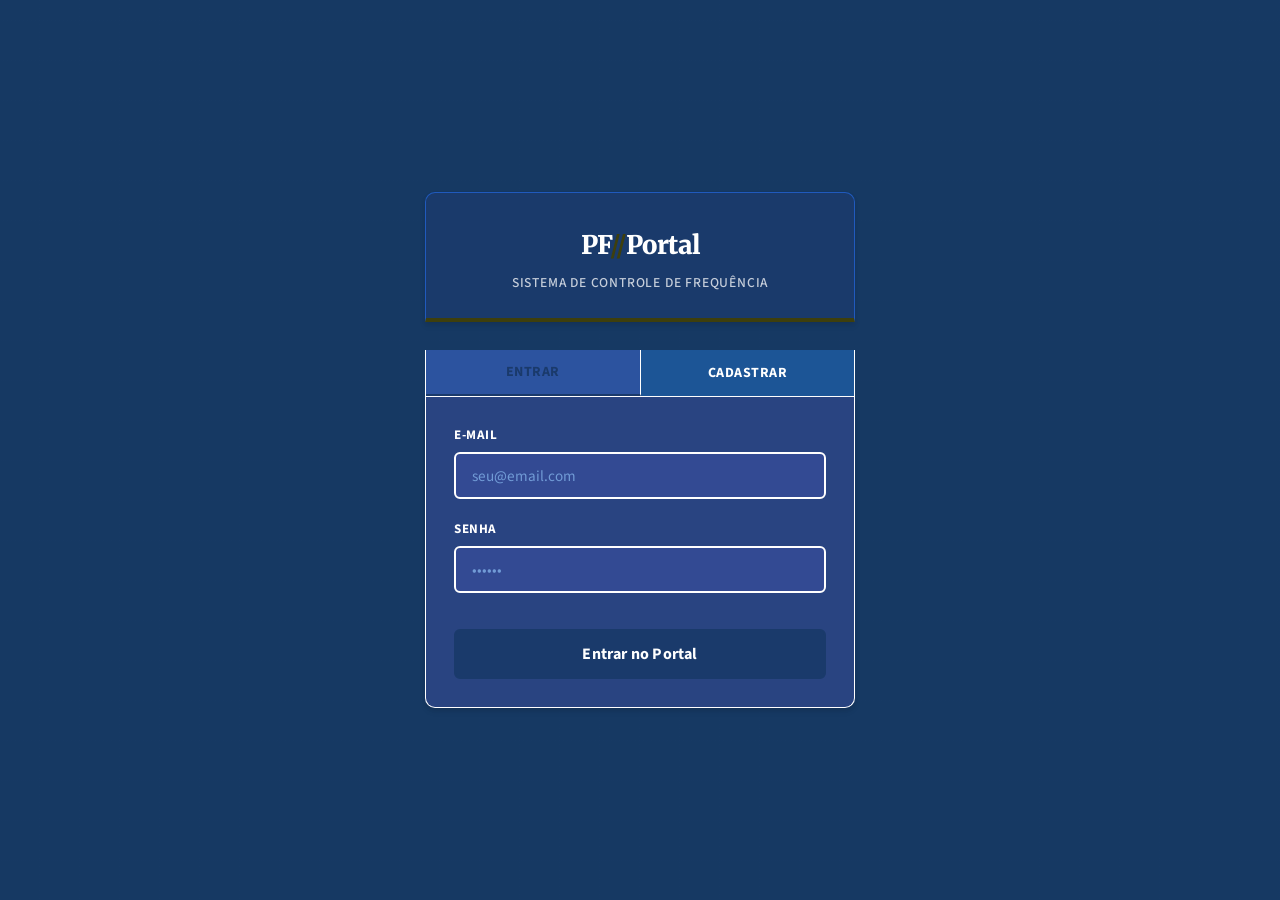
<file: index.html>
<!DOCTYPE html>
<html lang="pt-BR">
<head>
  <meta charset="UTF-8" />
  <meta name="viewport" content="width=device-width, initial-scale=1.0" />
  <title>Portal de Faltas — Acesso</title>
  <link rel="stylesheet" href="css/style.css" />
</head>
<body>
  <div class="auth-page">
    <div class="auth-box">
      <div class="auth-logo">
        <h1>PF<span>//</span>Portal</h1>
        <p>Sistema de Controle de Frequência</p>
      </div>
 
      <div class="auth-tabs">
        <button class="auth-tab active" id="tab-login" onclick="switchTab('login')">Entrar</button>
        <button class="auth-tab" id="tab-cadastro" onclick="switchTab('cadastro')">Cadastrar</button>
      </div>
 
      <!-- LOGIN FORM -->
      <div class="auth-form" id="form-login">
        <div id="login-msg"></div>
        <div class="form-group">
          <label class="form-label">E-mail</label>
          <input type="email" id="login-email" class="form-input" placeholder="seu@email.com" />
        </div>
        <div class="form-group">
          <label class="form-label">Senha</label>
          <input type="password" id="login-senha" class="form-input" placeholder="••••••" />
        </div>
        <button class="btn btn-primary btn-full btn-lg mt-2" onclick="doLogin()">Entrar no Portal</button>
      </div>
 
      <!-- CADASTRO FORM -->
      <div class="auth-form hidden" id="form-cadastro">
        <div id="cadastro-msg"></div>
        <div class="form-group">
          <label class="form-label">Nome completo</label>
          <input type="text" id="cad-nome" class="form-input" placeholder="Seu nome" />
        </div>
        <div class="form-group">
          <label class="form-label">E-mail</label>
          <input type="email" id="cad-email" class="form-input" placeholder="seu@email.com" />
        </div>
        <div class="form-group">
          <label class="form-label">Senha (mín. 6 caracteres)</label>
          <input type="password" id="cad-senha" class="form-input" placeholder="••••••" />
        </div>
        <button class="btn btn-primary btn-full btn-lg mt-2" onclick="doCadastro()">Criar Conta</button>
      </div>
    </div>
  </div>
 
  <script src="js/auth.js"></script>
  <script src="js/storage.js"></script>
  <script>
    // Redirect if already logged in
    if (Auth.getCurrentUser()) window.location.href = 'portal.html';
 
    function switchTab(tab) {
      document.getElementById('tab-login').classList.toggle('active', tab === 'login');
      document.getElementById('tab-cadastro').classList.toggle('active', tab === 'cadastro');
      document.getElementById('form-login').classList.toggle('hidden', tab !== 'login');
      document.getElementById('form-cadastro').classList.toggle('hidden', tab !== 'cadastro');
    }
 
    function showMsg(elId, msg, type) {
      const el = document.getElementById(elId);
      el.innerHTML = `<div class="alert alert-${type}">${msg}</div>`;
      setTimeout(() => el.innerHTML = '', 4000);
    }
 
    function doLogin() {
      const email = document.getElementById('login-email').value;
      const senha = document.getElementById('login-senha').value;
      const res = Auth.login(email, senha);
      if (!res.ok) return showMsg('login-msg', res.msg, 'error');
      window.location.href = 'portal.html';
    }
 
    function doCadastro() {
      const nome = document.getElementById('cad-nome').value;
      const email = document.getElementById('cad-email').value;
      const senha = document.getElementById('cad-senha').value;
      const res = Auth.register(nome, email, senha);
      if (!res.ok) return showMsg('cadastro-msg', res.msg, 'error');
      showMsg('cadastro-msg', 'Conta criada! Faça login.', 'success');
      setTimeout(() => switchTab('login'), 1500);
    }
 
    // Enter key support
    document.addEventListener('keydown', e => {
      if (e.key === 'Enter') {
        const active = document.getElementById('form-login').classList.contains('hidden') ? 'cadastro' : 'login';
        active === 'login' ? doLogin() : doCadastro();
      }
    });
  </script>
</body>
</html>
</file>
<file: css/style.css>
@import url('https://fonts.googleapis.com/css2?family=Merriweather:wght@400;700;900&family=Source+Sans+3:wght@400;500;600;700&display=swap');
 
:root {
  /* Paleta institucional escolar */
  --bg: #032a57b9;
  --surface: #4252aa6e;
  --surface2: #1c5596;
  --border: #ffffff;
  --border-strong: #ffffff;
 
  --primary: #1a3a6b;       /* azul escuro institucional */
  --primary-dark: #205abd;
  --primary-light: #0f3577;
  --primary-bg: #1a3253;
 
  --accent: #3e3f0d;        /* dourado escolar */
  --accent-dark: #110c00;
  --accent-bg: #79715d;
 
  --danger: #a73d3d;
  --danger-bg: #99616194;
  --warn: #da6a14b7;
  --warn-bg: #5c4c0b;
  --success: #38724e;
  --success-bg: #dcfce7;
 
  --text: #ffffff;
  --text-muted: #ffffff;
  --text-light: #719bd6;
 
  --radius: 6px;
  --radius-lg: 10px;
  --shadow-sm: 0 1px 3px rgba(0,0,0,0.1), 0 1px 2px rgba(0,0,0,0.06);
  --shadow: 0 4px 6px rgba(0,0,0,0.07), 0 2px 4px rgba(0,0,0,0.06);
  --shadow-lg: 0 10px 25px rgba(0,0,0,0.1), 0 4px 10px rgba(0,0,0,0.05);
}
 
*, *::before, *::after { box-sizing: border-box; margin: 0; padding: 0; }
 
body {
  font-family: 'Source Sans 3', sans-serif;
  background: var(--bg);
  color: var(--text);
  min-height: 100vh;
  line-height: 1.6;
  font-size: 15px;
}
 
/* ===== LAYOUT ===== */
.container { max-width: 1100px; margin: 0 auto; padding: 0 1.5rem; }
.page { min-height: 100vh; }
 
/* ===== NAVBAR ===== */
.navbar {
  background: var(--primary);
  border-bottom: 8px solid var(--accent);
  padding: 0 1.8rem;
  height: 68px;
  display: flex;
  align-items: center;
  justify-content: space-between;
  position: sticky;
  top: 0;
  z-index: 100;
  box-shadow: var(--shadow);
}
 
.navbar-brand {
  font-family: 'Merriweather', serif;
  font-weight: 900;
  font-size: 1.15rem;
  color: #ffffff;
  text-decoration: none;
  letter-spacing: 0.3px;
  display: flex;
  align-items: center;
  gap: 0.6rem;
}
 
.navbar-brand::before {
  content: '🎓';
  font-size: 1.3rem;
}
 
.navbar-brand span {
  color: var(--accent);
}
 
.navbar-right {
  display: flex;
  align-items: center;
  gap: 1rem;
}
 
.welcome-text {
  font-size: 0.875rem;
  color: rgba(255,255,255,0.75);
}
 
.welcome-text strong { color: #ffffff; }
 
/* ===== BREADCRUMB ===== */
.breadcrumb {
  display: flex;
  align-items: center;
  gap: 0.5rem;
  padding: 1rem 0;
  font-size: 0.82rem;
  color: var(--text-muted);
  background: transparent;
}
 
.breadcrumb a { color: var(--primary-light); text-decoration: none; font-weight: 600; }
.breadcrumb a:hover { text-decoration: underline; }
.breadcrumb-sep { color: var(--border-strong); }
 
/* ===== BUTTONS ===== */
.btn {
  display: inline-flex;
  align-items: center;
  justify-content: center;
  gap: 0.4rem;
  padding: 0.55rem 1.2rem;
  border-radius: var(--radius);
  border: 2px solid transparent;
  font-family: 'Source Sans 3', sans-serif;
  font-size: 0.9rem;
  font-weight: 700;
  cursor: pointer;
  transition: all 0.15s ease;
  text-decoration: none;
  letter-spacing: 0.2px;
}
 
.btn-primary {
  background: var(--primary);
  color: #ffffff;
  border-color: var(--primary);
}
.btn-primary:hover {
  background: var(--primary-dark);
  border-color: var(--primary-dark);
  box-shadow: var(--shadow);
  transform: translateY(-1px);
}
 
.btn-secondary {
  background: var(--surface);
  color: var(--primary);
  border-color: var(--primary);
}
.btn-secondary:hover {
  background: var(--primary-bg);
}
 
.btn-accent {
  background: var(--accent);
  color: #ffffff;
  border-color: var(--accent);
}
.btn-accent:hover {
  background: var(--accent-dark);
  border-color: var(--accent-dark);
  transform: translateY(-1px);
}
 
.btn-danger {
  background: var(--surface);
  color: var(--danger);
  border-color: var(--danger);
}
.btn-danger:hover {
  background: var(--danger-bg);
  transform: translateY(-1px);
}
 
.btn-success {
  background: var(--surface);
  color: var(--success);
  border-color: var(--success);
}
.btn-success:hover { background: var(--success-bg); }
 
.btn-warn {
  background: var(--surface);
  color: var(--warn);
  border-color: var(--warn);
}
.btn-warn:hover { background: var(--warn-bg); }
 
.btn-ghost {
  background: transparent;
  color: var(--text-muted);
  border-color: var(--border);
}
.btn-ghost:hover {
  background: var(--surface2);
  color: var(--text);
  border-color: var(--border-strong);
}
 
/* Botão de sair especial na navbar */
.navbar .btn-ghost {
  color: rgba(255,255,255,0.8);
  border-color: rgba(255,255,255,0.3);
  background: transparent;
}
.navbar .btn-ghost:hover {
  color: #ffffff;
  background: rgba(255,255,255,0.15);
  border-color: rgba(255,255,255,0.6);
}
 
.btn-sm { padding: 0.3rem 0.75rem; font-size: 0.8rem; }
.btn-lg { padding: 0.75rem 1.75rem; font-size: 1rem; }
.btn-full { width: 100%; }
 
/* ===== FORMS ===== */
.form-group { margin-bottom: 1.25rem; }
 
.form-label {
  display: block;
  font-size: 0.82rem;
  font-weight: 700;
  color: var(--text);
  margin-bottom: 0.4rem;
  text-transform: uppercase;
  letter-spacing: 0.6px;
}
 
.form-input, .form-select {
  width: 100%;
  padding: 0.65rem 1rem;
  background: var(--surface);
  border: 2px solid var(--border);
  border-radius: var(--radius);
  color: var(--text);
  font-family: 'Source Sans 3', sans-serif;
  font-size: 0.95rem;
  transition: border-color 0.15s, box-shadow 0.15s;
  outline: none;
}
 
.form-input:focus, .form-select:focus {
  border-color: var(--primary);
  box-shadow: 0 0 0 3px rgba(26,58,107,0.12);
}
 
.form-input::placeholder { color: var(--text-light); }
 
.form-row { display: grid; grid-template-columns: 1fr 1fr; gap: 1rem; }
@media (max-width: 500px) { .form-row { grid-template-columns: 1fr; } }
 
/* ===== CARDS ===== */
.card {
  background: var(--surface);
  border: 1px solid var(--border);
  border-radius: var(--radius-lg);
  padding: 1.5rem;
  box-shadow: var(--shadow-sm);
  transition: box-shadow 0.2s, transform 0.2s, border-color 0.2s;
}
 
.card:hover { border-color: var(--border-strong); }
.card-clickable { cursor: pointer; }
.card-clickable:hover {
  transform: translateY(-2px);
  box-shadow: var(--shadow-lg);
  border-color: var(--primary);
}
 
/* Faixa azul no topo de cada card */
.card::before {
  content: '';
  display: block;
  height: 4px;
  background: var(--primary);
  border-radius: var(--radius-lg) var(--radius-lg) 0 0;
  margin: -1.5rem -1.5rem 1.25rem -1.5rem;
}
 
.card-header {
  display: flex;
  align-items: flex-start;
  justify-content: space-between;
  margin-bottom: 1rem;
}
 
.card-title {
  font-family: 'Merriweather', serif;
  font-size: 0.95rem;
  font-weight: 700;
  color: var(--primary);
}
.card-subtitle { font-size: 0.8rem; color: var(--text-muted); margin-top: 0.2rem; }
 
/* ===== GRID ===== */
.grid-2 { display: grid; grid-template-columns: repeat(auto-fill, minmax(290px, 1fr)); gap: 1.25rem; }
.grid-3 { display: grid; grid-template-columns: repeat(auto-fill, minmax(220px, 1fr)); gap: 1rem; }
 
/* ===== SECTION HEADER ===== */
.section-header {
  display: flex;
  align-items: center;
  justify-content: space-between;
  margin-bottom: 1.5rem;
  padding-bottom: 1rem;
  border-bottom: 2px solid var(--border);
}
 
.section-title {
  font-family: 'Merriweather', serif;
  font-size: 1.25rem;
  font-weight: 700;
  color: var(--primary);
}
.section-count {
  font-size: 0.78rem;
  color: var(--text-muted);
  font-weight: 600;
  text-transform: uppercase;
  letter-spacing: 0.5px;
}
 
/* ===== BADGE ===== */
.badge {
  display: inline-flex;
  align-items: center;
  padding: 0.2rem 0.65rem;
  border-radius: 4px;
  font-size: 0.72rem;
  font-weight: 700;
  letter-spacing: 0.3px;
  text-transform: uppercase;
  border: 1px solid transparent;
}
 
.badge-accent  { background: var(--primary-bg);  color: var(--primary);       border-color: #b3c8e8; }
.badge-warn    { background: var(--warn-bg);      color: var(--warn);          border-color: #fcd34d; }
.badge-danger  { background: var(--danger-bg);    color: var(--danger);        border-color: #fca5a5; }
.badge-success { background: var(--success-bg);   color: var(--success);       border-color: #86efac; }
.badge-muted   { background: var(--surface2);     color: var(--text-muted);    border-color: var(--border); }
 
/* ===== TABS ===== */
.tabs {
  display: flex;
  gap: 0;
  background: var(--surface);
  border: 2px solid var(--border);
  border-radius: var(--radius);
  padding: 0;
  margin-bottom: 2rem;
  overflow: hidden;
}
 
.tab-btn {
  flex: 1;
  padding: 0.75rem 1rem;
  border: none;
  border-right: 2px solid var(--border);
  background: var(--surface2);
  color: var(--text-muted);
  font-family: 'Source Sans 3', sans-serif;
  font-size: 0.88rem;
  font-weight: 700;
  cursor: pointer;
  transition: all 0.15s;
  text-transform: uppercase;
  letter-spacing: 0.5px;
}
.tab-btn:last-child { border-right: none; }
 
.tab-btn.active {
  background: var(--primary);
  color: #ffffff;
  border-right-color: var(--primary-dark);
}
 
.tab-content { display: none; }
.tab-content.active { display: block; animation: tabIn 0.2s ease; }
@keyframes tabIn { from { opacity: 0; transform: translateY(4px); } to { opacity: 1; transform: translateY(0); } }
 
/* ===== ALERTS ===== */
.alert {
  padding: 0.8rem 1rem;
  border-radius: var(--radius);
  font-size: 0.875rem;
  font-weight: 500;
  margin-bottom: 1rem;
  display: flex;
  align-items: flex-start;
  gap: 0.6rem;
  border-left: 4px solid;
  animation: slideIn 0.25s ease;
}
 
@keyframes slideIn {
  from { opacity: 0; transform: translateY(-6px); }
  to   { opacity: 1; transform: translateY(0); }
}
 
.alert-error   { background: var(--danger-bg);  border-color: var(--danger);  color: var(--danger); }
.alert-success { background: var(--success-bg); border-color: var(--success); color: var(--success); }
.alert-warn    { background: var(--warn-bg);    border-color: var(--warn);    color: var(--warn); }
 
/* ===== TABLE ===== */
.table-wrap {
  overflow-x: auto;
  border-radius: var(--radius);
  border: 1px solid var(--border);
  box-shadow: var(--shadow-sm);
}
 
table { width: 100%; border-collapse: collapse; font-size: 0.9rem; }
 
thead { background: var(--primary); }
th {
  padding: 0.75rem 1rem;
  text-align: left;
  font-size: 0.75rem;
  color: #ffffff;
  text-transform: uppercase;
  letter-spacing: 0.7px;
  font-weight: 700;
  font-family: 'Source Sans 3', sans-serif;
}
 
td { padding: 0.75rem 1rem; border-top: 1px solid var(--border); background: var(--surface); }
tr:nth-child(even) td { background: #f8fafc; }
tr:hover td { background: var(--primary-bg) !important; }
 
/* ===== ALUNO ALERT STATES ===== */
.aluno-row.alert-consecutiva td:first-child { color: var(--danger); font-weight: 700; }
.aluno-alert-tag {
  display: inline-flex;
  align-items: center;
  gap: 0.3rem;
  font-size: 0.73rem;
  padding: 0.15rem 0.5rem;
  border-radius: 3px;
  margin-top: 0.2rem;
  font-weight: 700;
}
.tag-consecutiva    { background: var(--danger-bg); color: var(--danger); }
.tag-baixa-presenca { background: var(--warn-bg);   color: var(--warn); }
 
/* ===== FREQUENCIA ===== */
.freq-grid { display: flex; flex-direction: column; gap: 1.25rem; }
 
.freq-aula-card {
  background: var(--surface);
  border: 1px solid var(--border);
  border-radius: var(--radius-lg);
  overflow: hidden;
  box-shadow: var(--shadow-sm);
}
 
.freq-aula-header {
  display: flex;
  align-items: center;
  justify-content: space-between;
  padding: 0.85rem 1.25rem;
  background: var(--primary);
  border-bottom: 1px solid var(--border);
}
 
.freq-aula-title { font-weight: 700; font-size: 0.9rem; color: #ffffff; }
.freq-aula-date  { font-size: 0.78rem; color: rgba(255,255,255,0.75); }
 
.freq-aluno-list { padding: 0.75rem 1.25rem; display: flex; flex-direction: column; gap: 0.4rem; }
 
.freq-aluno-item {
  display: flex;
  align-items: center;
  justify-content: space-between;
  padding: 0.5rem 0.75rem;
  border-radius: var(--radius);
  background: var(--bg);
  border: 1px solid var(--border);
}
 
.freq-aluno-name { font-size: 0.9rem; font-weight: 600; color: var(--text); }
.freq-aluno-name.faltou { color: var(--danger); }
 
.freq-toggle { display: flex; gap: 0.4rem; align-items: center; }
 
.btn-presenca {
  padding: 0.28rem 0.85rem;
  border-radius: var(--radius);
  border: 2px solid;
  font-size: 0.78rem;
  font-weight: 700;
  cursor: pointer;
  font-family: 'Source Sans 3', sans-serif;
  transition: all 0.12s;
  text-transform: uppercase;
  letter-spacing: 0.3px;
}
 
.btn-presenca.presente {
  background: var(--success-bg);
  color: var(--success);
  border-color: var(--success);
}
.btn-presenca.faltou {
  background: var(--danger-bg);
  color: var(--danger);
  border-color: var(--danger);
}
.btn-presenca.inativo {
  background: var(--surface);
  color: var(--text-light);
  border-color: var(--border);
}
.btn-presenca.inativo:hover {
  border-color: var(--border-strong);
  color: var(--text-muted);
}
 
/* ===== LOGIN PAGE ===== */
.auth-page {
  min-height: 100vh;
  display: flex;
  align-items: center;
  justify-content: center;
  padding: 2rem;
  background:
    repeating-linear-gradient(
      0deg,
      transparent,
      transparent 38px,
      rgba(26,58,107,0.04) 38px,
      rgba(26,58,107,0.04) 40px
    ),
    repeating-linear-gradient(
      90deg,
      transparent,
      transparent 38px,
      rgba(26,58,107,0.03) 38px,
      rgba(26,58,107,0.03) 40px
    ),
    var(--bg);
}
 
.auth-box {
  width: 100%;
  max-width: 430px;
}
 
/* Cabeçalho tipo crachá escolar */
.auth-logo {
  text-align: center;
  margin-bottom: 1.75rem;
  background: var(--primary);
  border-radius: var(--radius-lg) var(--radius-lg) 0 0;
  padding: 2rem 1.5rem 1.5rem;
  border: 1px solid var(--primary-dark);
  border-bottom: 4px solid var(--accent);
  box-shadow: var(--shadow);
}
 
.auth-logo h1 {
  font-family: 'Merriweather', serif;
  font-size: 1.6rem;
  color: #ffffff;
  letter-spacing: -0.5px;
  font-weight: 900;
}
 
.auth-logo h1 span { color: var(--accent); }
 
.auth-logo p {
  color: rgba(255,255,255,0.75);
  font-size: 0.85rem;
  margin-top: 0.4rem;
  font-weight: 500;
  text-transform: uppercase;
  letter-spacing: 0.8px;
}
 
.auth-tabs {
  display: flex;
  gap: 0;
  background: var(--surface2);
  border: 1px solid var(--border);
  border-top: none;
  margin-bottom: 0;
  overflow: hidden;
}
 
.auth-tab {
  flex: 1;
  padding: 0.75rem;
  border: none;
  border-right: 1px solid var(--border);
  background: var(--surface2);
  color: var(--text-muted);
  font-family: 'Source Sans 3', sans-serif;
  font-size: 0.875rem;
  font-weight: 700;
  cursor: pointer;
  transition: all 0.15s;
  text-transform: uppercase;
  letter-spacing: 0.5px;
}
.auth-tab:last-child { border-right: none; }
 
.auth-tab.active {
  background: var(--surface);
  color: var(--primary);
  border-bottom: 2px solid var(--primary);
}
 
.auth-form {
  background: var(--surface);
  border: 1px solid var(--border);
  border-top: none;
  border-radius: 0 0 var(--radius-lg) var(--radius-lg);
  padding: 1.75rem;
  box-shadow: var(--shadow);
}
 
/* ===== MODAL ===== */
.modal-overlay {
  position: fixed;
  inset: 0;
  background: rgba(15,36,71,0.6);
  backdrop-filter: blur(3px);
  display: flex;
  align-items: center;
  justify-content: center;
  z-index: 1000;
  padding: 1rem;
  animation: fadeIn 0.2s ease;
}
 
@keyframes fadeIn { from { opacity: 0; } to { opacity: 1; } }
 
.modal {
  background: var(--surface);
  border: 1px solid var(--border);
  border-radius: var(--radius-lg);
  padding: 0;
  width: 100%;
  max-width: 490px;
  max-height: 90vh;
  overflow-y: auto;
  animation: scaleIn 0.2s ease;
  box-shadow: var(--shadow-lg);
  overflow: hidden;
}
 
@keyframes scaleIn { from { opacity:0; transform: scale(0.97); } to { opacity:1; transform: scale(1); } }
 
.modal-header {
  display: flex;
  align-items: center;
  justify-content: space-between;
  padding: 1.1rem 1.5rem;
  background: var(--primary);
  border-bottom: 3px solid var(--accent);
}
 
.modal-title {
  font-family: 'Merriweather', serif;
  font-size: 1rem;
  font-weight: 700;
  color: #ffffff;
}
 
.modal-close {
  background: transparent;
  border: none;
  color: rgba(255,255,255,0.7);
  cursor: pointer;
  font-size: 1.3rem;
  line-height: 1;
  padding: 0.2rem;
  transition: color 0.15s;
}
.modal-close:hover { color: #ffffff; }
 
/* Conteúdo do modal (depois do header) */
.modal > *:not(.modal-header) {
  padding-left: 1.5rem;
  padding-right: 1.5rem;
}
.modal > .form-group { padding-top: 1.25rem; }
.modal > p.text-muted { padding-top: 1.25rem; }
.modal > div#modal-msg,
.modal > div#aluno-modal-msg,
.modal > div#uc-modal-msg,
.modal > div#aula-modal-msg { padding-top: 0.75rem; }
 
.modal-footer {
  display: flex;
  gap: 0.75rem;
  justify-content: flex-end;
  padding: 1.25rem 1.5rem;
  border-top: 1px solid var(--border);
  background: var(--surface2);
  margin-top: 0.5rem;
}
 
/* ===== STAT BOXES ===== */
.stats-row {
  display: grid;
  grid-template-columns: repeat(auto-fit, minmax(150px, 1fr));
  gap: 1rem;
  margin-bottom: 2rem;
}
 
.stat-box {
  background: var(--surface);
  border: 1px solid var(--border);
  border-radius: var(--radius-lg);
  padding: 1.2rem 1.4rem;
  border-top: 4px solid var(--primary);
  box-shadow: var(--shadow-sm);
  transition: box-shadow 0.2s, transform 0.2s;
}
.stat-box:hover { transform: translateY(-2px); box-shadow: var(--shadow); border-top-color: var(--accent); }
 
.stat-label {
  font-size: 0.7rem;
  color: var(--text-muted);
  text-transform: uppercase;
  letter-spacing: 0.7px;
  font-weight: 700;
  margin-bottom: 0.35rem;
}
.stat-value {
  font-family: 'Merriweather', serif;
  font-size: 2rem;
  font-weight: 900;
  color: var(--primary);
  line-height: 1;
}
.stat-sub { font-size: 0.75rem; color: var(--text-muted); margin-top: 0.25rem; }
 
/* ===== PROGRESS BAR ===== */
.progress-wrap {
  background: var(--surface2);
  border: 1px solid var(--border);
  border-radius: 3px;
  height: 8px;
  overflow: hidden;
  margin-top: 0.4rem;
}
.progress-bar { height: 100%; border-radius: 3px; transition: width 0.5s ease; min-width: 4px; }
.progress-good { background: var(--success); }
.progress-warn { background: var(--warn); }
.progress-bad  { background: var(--danger); }
 
/* ===== EMPTY STATE ===== */
.empty-state {
  text-align: center;
  padding: 3.5rem 1.5rem;
  color: var(--text-muted);
  border: 2px dashed var(--border);
  border-radius: var(--radius-lg);
  background: var(--surface);
}
.empty-state .empty-icon { font-size: 2.5rem; margin-bottom: 0.75rem; }
.empty-state h3 { font-family: 'Merriweather', serif; font-size: 1rem; color: var(--text); margin-bottom: 0.5rem; }
.empty-state p { font-size: 0.875rem; }
 
/* ===== SCROLLBAR ===== */
::-webkit-scrollbar { width: 7px; height: 7px; }
::-webkit-scrollbar-track { background: var(--surface2); }
::-webkit-scrollbar-thumb { background: var(--border-strong); border-radius: 99px; }
::-webkit-scrollbar-thumb:hover { background: var(--primary-light); }
 
/* ===== MISC ===== */
.hidden { display: none !important; }
.mt-1 { margin-top: 0.5rem; }
.mt-2 { margin-top: 1rem; }
.mt-3 { margin-top: 1.5rem; }
.mb-2 { margin-bottom: 1rem; }
.flex { display: flex; }
.items-center { align-items: center; }
.gap-2 { gap: 0.5rem; }
.gap-3 { gap: 1rem; }
.text-muted   { color: var(--text-muted); font-size: 0.875rem; }
.text-danger  { color: var(--danger); }
.text-success { color: var(--success); }
.text-warn    { color: var(--warn); }
.font-mono    { font-family: 'Courier New', monospace; font-size: 0.85em; }
 
/* ===== FOCUS ACCESSIBILITY ===== */
.btn:focus-visible,
.tab-btn:focus-visible,
.auth-tab:focus-visible {
  outline: 3px solid var(--accent);
  outline-offset: 2px;
}
 
/* ===== INPUT FIXES ===== */
input[type=number]::-webkit-inner-spin-button,
input[type=number]::-webkit-outer-spin-button { -webkit-appearance: none; }
input[type=number] { -moz-appearance: textfield; }
 
input[type=date]::-webkit-calendar-picker-indicator {
  filter: none;
  cursor: pointer;
  opacity: 0.6;
}
input[type=date]::-webkit-calendar-picker-indicator:hover { opacity: 1; }
 
/* ===== PAGE ANIMATION ===== */
.page { animation: pageIn 0.2s ease; }
@keyframes pageIn { from { opacity: 0; transform: translateY(5px); } to { opacity: 1; transform: translateY(0); } }
 
/* ===== CARD Z-INDEX FIX ===== */
.card-clickable .btn { position: relative; z-index: 2; }
.grid-2 .empty-state { grid-column: 1 / -1; }
.badge { line-height: 1; }
 
/* ===== RESPONSIVE ===== */
@media (max-width: 640px) {
  .stats-row { grid-template-columns: repeat(2, 1fr); }
  .freq-aluno-item { flex-wrap: wrap; gap: 0.5rem; }
  .freq-toggle { width: 100%; }
  .btn-presenca { flex: 1; justify-content: center; }
  th:nth-child(1), td:nth-child(1) { display: none; }
  .section-title { font-size: 1rem; }
}
 
@media (max-width: 420px) {
  .navbar-brand { font-size: 0.9rem; }
  .welcome-text { display: none; }
  .modal { padding: 0; }
  .auth-logo h1 { font-size: 1.25rem; }
}
</file>
